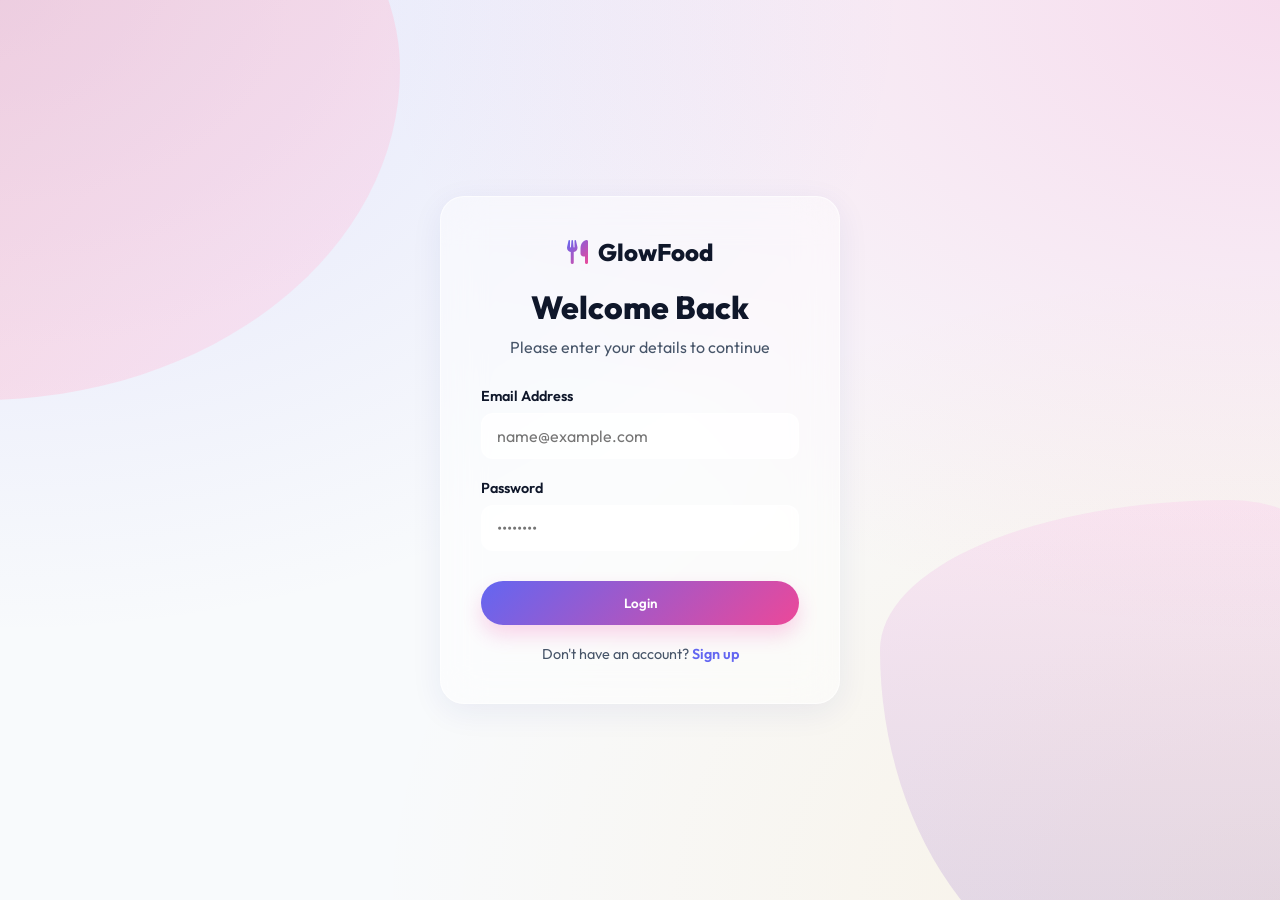
<file: login.html>
<!DOCTYPE html>
<html lang="en">

<head>
    <meta charset="UTF-8">
    <meta name="viewport" content="width=device-width, initial-scale=1.0">
    <title>GlowFood - Login</title>
    <link rel="stylesheet" href="style.css">
    <!-- Google Fonts -->
    <link rel="preconnect" href="https://fonts.googleapis.com">
    <link rel="preconnect" href="https://fonts.gstatic.com" crossorigin>
    <link href="https://fonts.googleapis.com/css2?family=Outfit:wght@300;400;600;800&display=swap" rel="stylesheet">
    <!-- Font Awesome for icons -->
    <link rel="stylesheet" href="https://cdnjs.cloudflare.com/ajax/libs/font-awesome/6.4.0/css/all.min.css">
    <style>
        .login-container {
            display: flex;
            justify-content: center;
            align-items: center;
            min-height: 100vh;
            padding: 20px;
        }

        .login-card {
            width: 100%;
            max-width: 400px;
            padding: 40px;
            text-align: center;
        }

        .login-card h1 {
            font-size: 2rem;
            font-weight: 800;
            margin-bottom: 10px;
        }

        .login-card p {
            color: var(--text-secondary);
            margin-bottom: 30px;
        }

        .form-group {
            margin-bottom: 20px;
            text-align: left;
        }

        .form-group label {
            display: block;
            font-weight: 600;
            margin-bottom: 8px;
            font-size: 0.9rem;
        }

        .form-group input {
            width: 100%;
            padding: 12px 15px;
            border-radius: 12px;
            border: 1px solid var(--glass-border);
            background: rgba(255, 255, 255, 0.8);
            font-size: 1rem;
            outline: none;
            transition: all 0.3s ease;
        }

        .form-group input:focus {
            border-color: var(--primary);
            box-shadow: 0 0 10px rgba(99, 102, 241, 0.1);
        }

        .login-btn {
            width: 100%;
            margin-top: 10px;
        }

        .signup-link {
            margin-top: 20px;
            display: block;
            color: var(--text-secondary);
            text-decoration: none;
            font-size: 0.9rem;
        }

        .signup-link span {
            color: var(--primary);
            font-weight: 600;
        }
    </style>
</head>

<body>
    <div class="bg-glow"></div>
    <div class="bg-glow-2"></div>

    <div class="login-container">
        <div class="login-card glass-card">
            <div class="logo" style="justify-content: center; margin-bottom: 20px;">
                <i class="fa-solid fa-utensils"></i>
                <span>GlowFood</span>
            </div>
            <h1>Welcome Back</h1>
            <p>Please enter your details to continue</p>

            <form id="login-form">
                <div class="form-group">
                    <label for="email">Email Address</label>
                    <input type="email" id="email" placeholder="name@example.com" required>
                </div>
                <div class="form-group">
                    <label for="password">Password</label>
                    <input type="password" id="password" placeholder="••••••••" required>
                </div>
                <button type="submit" class="primary-btn login-btn" id="login-submit-btn">Login</button>
            </form>

            <a href="#" class="signup-link">Don't have an account? <span>Sign up</span></a>
        </div>
    </div>

    <script>
        const loginForm = document.getElementById('login-form');
        const loginSubmitBtn = document.getElementById('login-submit-btn');

        loginForm.addEventListener('submit', (e) => {
            e.preventDefault();

            const email = document.getElementById('email').value;
            const password = document.getElementById('password').value;

            loginSubmitBtn.textContent = "Logging in...";
            loginSubmitBtn.disabled = true;

            // Simulation fallback for file:// protocol
            if (window.location.protocol === 'file:') {
                setTimeout(() => {
                    alert('🎉 [SIMULATION] Login Successful! Redirecting to menu...');
                    localStorage.setItem('isLoggedIn', 'true');
                    localStorage.setItem('userEmail', email);
                    window.location.href = 'main.html';
                }, 1000);
                return;
            }

            fetch('/api/login', {
                method: 'POST',
                headers: {
                    'Content-Type': 'application/json'
                },
                body: JSON.stringify({
                    email: email,
                    password: password
                })
            })
                .then(response => {
                    if (!response.ok) throw new Error('Login failed');
                    return response.json();
                })
                .then(data => {
                    alert('Login Successful! Redirecting to menu...');
                    localStorage.setItem('isLoggedIn', 'true');
                    localStorage.setItem('userEmail', email);
                    window.location.href = 'main.html';
                })
                .catch(error => {
                    console.error('Error:', error);
                    alert('Login failed. (Make sure backend is running)');
                })
                .finally(() => {
                    loginSubmitBtn.textContent = "Login";
                    loginSubmitBtn.disabled = false;
                });
        });
    </script>
</body>

</html>
</file>
<file: style.css>
:root {
    --bg-color: #f8fafc;
    --text-color: #0f172a;
    --accent-color: #ff3366;
    --accent-glow: rgba(255, 51, 102, 0.3);
    --glass-bg: rgba(255, 255, 255, 0.45);
    --glass-border: rgba(255, 255, 255, 0.6);
    --card-bg: rgba(255, 255, 255, 0.55);
    --primary: #6366f1;
    --primary-glow: rgba(99, 102, 241, 0.2);
    --secondary: #ec4899;
    --text-secondary: #475569;
}



* {
    margin: 0;
    padding: 0;
    box-sizing: border-box;
    font-family: 'Outfit', sans-serif;
}

body {
    background-color: var(--bg-color);
    color: var(--text-color);
    overflow-x: hidden;
    min-height: 100vh;
    transition: background-color 0.3s ease, color 0.3s ease;
    background-image: 
        radial-gradient(at 0% 0%, rgba(99, 102, 241, 0.15) 0px, transparent 50%),
        radial-gradient(at 100% 0%, rgba(236, 48, 153, 0.15) 0px, transparent 50%),
        radial-gradient(at 100% 100%, rgba(245, 158, 11, 0.1) 0px, transparent 50%);
}

/* Creative Animated Blobs in Background */
.bg-glow {
    position: fixed;
    width: 600px;
    height: 600px;
    background: linear-gradient(135deg, #ff9a9e 0%, #fecfef 99%, #fecfef 100%);
    opacity: 0.4;
    top: -200px;
    left: -200px;
    z-index: -1;
    border-radius: 43% 57% 70% 30% / 30% 45% 55% 70%;
    animation: morph 15s ease-in-out infinite alternate;
}

.bg-glow-2 {
    position: fixed;
    width: 500px;
    height: 500px;
    background: linear-gradient(to top, #a18cd1 0%, #fbc2eb 100%);
    opacity: 0.3;
    bottom: -100px;
    right: -100px;
    z-index: -1;
    border-radius: 70% 30% 46% 54% / 30% 29% 71% 70%;
    animation: morph 20s ease-in-out infinite alternate-reverse;
}

@keyframes morph {
    0% { border-radius: 43% 57% 70% 30% / 30% 45% 55% 70%; transform: rotate(0deg); }
    50% { border-radius: 70% 30% 46% 54% / 30% 29% 71% 70%; }
    100% { border-radius: 30% 70% 70% 30% / 50% 60% 40% 50%; transform: rotate(180deg); }
}

.container {
    max-width: 1200px;
    margin: 0 auto;
    padding: 20px;
    position: relative;
}

/* Glassmorphism Utilities - Refined for Light Theme */
.glass-card {
    background: var(--glass-bg);
    backdrop-filter: blur(20px);
    -webkit-backdrop-filter: blur(20px);
    border: 1px solid var(--glass-border);
    border-radius: 24px;
    box-shadow: 0 8px 32px 0 rgba(31, 38, 135, 0.07);
}

.glass-btn {
    background: rgba(255, 255, 255, 0.7);
    backdrop-filter: blur(10px);
    -webkit-backdrop-filter: blur(10px);
    border: 1px solid var(--glass-border);
    color: var(--text-color);
    cursor: pointer;
    transition: all 0.4s cubic-bezier(0.34, 1.56, 0.64, 1);
    box-shadow: 0 4px 6px rgba(0, 0, 0, 0.02);
}

.glass-btn:hover {
    background: #fff;
    border-color: rgba(99, 102, 241, 0.3);
    transform: translateY(-3px) scale(1.05);
    box-shadow: 0 10px 20px rgba(99, 102, 241, 0.1);
}

/* Header */
.glass-header {
    display: flex;
    justify-content: space-between;
    align-items: center;
    padding: 15px 30px;
    margin-bottom: 40px;
    border-radius: 50px;
    background: rgba(255, 255, 255, 0.6);
    backdrop-filter: blur(15px);
    -webkit-backdrop-filter: blur(15px);
    border: 1px solid var(--glass-border);
    position: sticky;
    top: 20px;
    z-index: 100;
    box-shadow: 0 4px 30px rgba(0, 0, 0, 0.05);
}

.logo {
    display: flex;
    align-items: center;
    gap: 10px;
    font-size: 1.5rem;
    font-weight: 800;
    color: var(--text-color);
}

.logo i {
    background: linear-gradient(135deg, var(--primary), var(--secondary));
    -webkit-background-clip: text;
    -webkit-text-fill-color: transparent;
}

nav {
    display: flex;
    gap: 10px;
}

nav a {
    color: var(--text-secondary);
    text-decoration: none;
    font-weight: 600;
    transition: all 0.3s ease;
    padding: 10px 20px;
    border-radius: 20px;
}

nav a:hover, nav a.active {
    color: var(--primary);
    background: rgba(99, 102, 241, 0.1);
}

.header-actions {
    display: flex;
    align-items: center;
    gap: 15px;
}

.glass-search {
    display: flex;
    align-items: center;
    gap: 10px;
    padding: 10px 20px;
    border-radius: 30px;
    background: rgba(255, 255, 255, 0.8);
    border: 1px solid var(--glass-border);
    transition: all 0.3s ease;
}

.glass-search:focus-within {
    border-color: var(--primary);
    box-shadow: 0 0 10px rgba(99, 102, 241, 0.1);
}

.glass-search input {
    background: none;
    border: none;
    color: var(--text-color);
    outline: none;
}

.glass-search input::placeholder {
    color: #94a3b8;
}

.cart-btn, .profile-btn {
    width: 45px;
    height: 45px;
    border-radius: 50%;
    display: flex;
    justify-content: center;
    align-items: center;
    position: relative;
}

.cart-count {
    position: absolute;
    top: -5px;
    right: -5px;
    background: var(--accent-color);
    color: white;
    font-size: 0.7rem;
    font-weight: 800;
    width: 18px;
    height: 18px;
    border-radius: 50%;
    display: flex;
    justify-content: center;
    align-items: center;
    box-shadow: 0 2px 8px var(--accent-glow);
}

/* Hero Section */
.hero-section {
    margin-bottom: 50px;
}

.hero-content {
    padding: 60px;
    text-align: center;
    position: relative;
    overflow: hidden;
}

.hero-content::before {
    content: '';
    position: absolute;
    top: -50%;
    left: -50%;
    width: 200%;
    height: 200%;
    background: radial-gradient(circle, rgba(255,255,255,0.2) 0%, transparent 80%);
    pointer-events: none;
}

.hero-content h1 {
    font-size: 3.5rem;
    font-weight: 800;
    margin-bottom: 20px;
    line-height: 1.2;
    color: var(--text-color);
}

.gradient-text {
    background: linear-gradient(135deg, #6366f1 0%, #a855f7 50%, #ec4899 100%);
    -webkit-background-clip: text;
    -webkit-text-fill-color: transparent;
}

.hero-content p {
    color: var(--text-secondary);
    font-size: 1.2rem;
    max-width: 600px;
    margin: 0 auto 40px;
}

.hero-btns {
    display: flex;
    justify-content: center;
    gap: 20px;
}

.primary-btn {
    background: linear-gradient(135deg, #6366f1 0%, #ec4899 100%);
    border: none;
    color: white;
    padding: 14px 32px;
    border-radius: 30px;
    font-weight: 600;
    cursor: pointer;
    box-shadow: 0 10px 20px rgba(236, 48, 153, 0.2);
    transition: all 0.3s cubic-bezier(0.34, 1.56, 0.64, 1);
}

.primary-btn:hover {
    transform: translateY(-3px);
    box-shadow: 0 15px 30px rgba(236, 48, 153, 0.3);
}

.secondary-btn {
    padding: 14px 32px;
    border-radius: 30px;
    font-weight: 600;
}

/* Categories */
.section-title {
    font-size: 1.8rem;
    font-weight: 800;
    margin-bottom: 25px;
    padding-left: 15px;
    position: relative;
}

.section-title::before {
    content: '';
    position: absolute;
    left: 0;
    top: 50%;
    transform: translateY(-50%);
    width: 6px;
    height: 80%;
    background: linear-gradient(to bottom, var(--primary), var(--secondary));
    border-radius: 3px;
}

.categories-section {
    margin-bottom: 50px;
}

.categories-grid {
    display: flex;
    gap: 20px;
    overflow-x: auto;
    padding: 15px 5px;
}

.category-card {
    display: flex;
    flex-direction: column;
    align-items: center;
    justify-content: center;
    padding: 25px;
    min-width: 110px;
    height: 110px;
    cursor: pointer;
    transition: all 0.4s cubic-bezier(0.34, 1.56, 0.64, 1);
}

.category-card i {
    font-size: 1.8rem;
    margin-bottom: 10px;
    color: var(--text-secondary);
    transition: all 0.3s ease;
}

.category-card span {
    font-weight: 600;
    font-size: 0.9rem;
    color: var(--text-secondary);
    transition: all 0.3s ease;
}

.category-card:hover, .category-card.active {
    background: #fff;
    border-color: rgba(99, 102, 241, 0.3);
    transform: translateY(-8px);
    box-shadow: 0 15px 30px rgba(99, 102, 241, 0.1);
}

.category-card:hover i, .category-card.active i {
    color: var(--primary);
    transform: scale(1.1);
}

.category-card:hover span, .category-card.active span {
    color: var(--text-color);
}

/* Food Grid */
.food-grid {
    display: grid;
    grid-template-columns: repeat(auto-fill, minmax(280px, 1fr));
    gap: 30px;
    margin-bottom: 50px;
}

.food-card {
    overflow: hidden;
    transition: all 0.5s cubic-bezier(0.34, 1.56, 0.64, 1);
    display: flex;
    flex-direction: column;
    background: var(--glass-bg);
}

.food-card:hover {
    transform: translateY(-12px) scale(1.02);
    box-shadow: 0 20px 40px rgba(0, 0, 0, 0.08);
    border-color: rgba(99, 102, 241, 0.2);
}

.food-img {
    width: 100%;
    height: 220px;
    object-fit: cover;
    border-radius: 24px 24px 0 0;
    transition: all 0.5s ease;
}

.food-card:hover .food-img {
    transform: scale(1.05);
}

.food-info {
    padding: 25px;
    flex-grow: 1;
    display: flex;
    flex-direction: column;
}

.food-title {
    font-size: 1.3rem;
    font-weight: 700;
    margin-bottom: 10px;
    color: var(--text-color);
}

.food-desc {
    color: var(--text-secondary);
    font-size: 0.9rem;
    margin-bottom: 20px;
    line-height: 1.5;
}

.food-footer {
    display: flex;
    justify-content: space-between;
    align-items: center;
    margin-top: auto;
}

.food-price {
    font-size: 1.4rem;
    font-weight: 800;
    color: var(--text-color);
}

.food-price::before {
    content: '₹';
    font-size: 1rem;
    vertical-align: super;
    margin-right: 2px;
}

.food-price {
    background: linear-gradient(135deg, var(--text-color) 0%, var(--primary) 100%);
    -webkit-background-clip: text;
    -webkit-text-fill-color: transparent;
}

.add-btn {
    width: 45px;
    height: 45px;
    border-radius: 50%;
    display: flex;
    justify-content: center;
    align-items: center;
    background: linear-gradient(135deg, #6366f1 0%, #ec4899 100%);
    color: white;
    border: none;
    cursor: pointer;
    transition: all 0.3s cubic-bezier(0.34, 1.56, 0.64, 1);
    box-shadow: 0 4px 10px rgba(236, 48, 153, 0.2);
}

.add-btn:hover {
    transform: rotate(90deg) scale(1.1);
    box-shadow: 0 8px 20px rgba(236, 48, 153, 0.3);
}

/* Cart Sidebar */
.cart-sidebar {
    position: fixed;
    top: 0;
    right: -400px;
    width: 380px;
    height: 100vh;
    background: rgba(255, 255, 255, 0.85);
    backdrop-filter: blur(25px);
    -webkit-backdrop-filter: blur(25px);
    z-index: 200;
    padding: 35px;
    display: flex;
    flex-direction: column;
    transition: all 0.6s cubic-bezier(0.34, 1.56, 0.64, 1);
    border-radius: 30px 0 0 30px;
    border-left: 1px solid var(--glass-border);
    box-shadow: -10px 0 30px rgba(0, 0, 0, 0.05);
}

.cart-sidebar.open {
    right: 0;
}

.cart-header {
    display: flex;
    justify-content: space-between;
    align-items: center;
    margin-bottom: 30px;
}

.cart-header h3 {
    font-size: 1.6rem;
    font-weight: 800;
}

#close-cart {
    width: 40px;
    height: 40px;
    border-radius: 50%;
    display: flex;
    justify-content: center;
    align-items: center;
}

.cart-items {
    flex-grow: 1;
    overflow-y: auto;
}

.empty-cart-msg {
    text-align: center;
    color: var(--text-secondary);
    margin-top: 50px;
}

.cart-item {
    display: flex;
    gap: 15px;
    margin-bottom: 25px;
    padding-bottom: 15px;
    border-bottom: 1px solid rgba(0,0,0,0.05);
    align-items: center;
}

.cart-item-img {
    width: 65px;
    height: 65px;
    border-radius: 16px;
    object-fit: cover;
}

.cart-item-info {
    flex-grow: 1;
}

.cart-item-title {
    font-weight: 700;
    margin-bottom: 5px;
}

.cart-item-price {
    color: var(--text-secondary);
    font-size: 0.9rem;
}

.cart-item-remove {
    background: none;
    border: none;
    color: #ef4444;
    cursor: pointer;
    font-size: 0.8rem;
    font-weight: 600;
    margin-top: 5px;
}

.cart-footer {
    margin-top: auto;
    padding-top: 25px;
    border-top: 1px solid rgba(0,0,0,0.05);
}

.total-section {
    display: flex;
    justify-content: space-between;
    font-size: 1.3rem;
    font-weight: 800;
    margin-bottom: 25px;
}

.checkout-btn {
    width: 100%;
}

/* Footer */
.glass-footer {
    text-align: center;
    padding: 30px;
    margin-top: 50px;
    border-top: 1px solid var(--glass-border);
    color: var(--text-secondary);
}

/* Scrollbar */
::-webkit-scrollbar {
    width: 6px;
}

::-webkit-scrollbar-track {
    background: rgba(0,0,0,0.02);
}

::-webkit-scrollbar-thumb {
    background: rgba(0,0,0,0.1);
    border-radius: 3px;
}

::-webkit-scrollbar-thumb:hover {
    background: rgba(0,0,0,0.2);
}

/* Modal Styles */
.modal-overlay {
    position: fixed;
    top: 0;
    left: 0;
    width: 100%;
    height: 100%;
    background: rgba(15, 23, 42, 0.4);
    backdrop-filter: blur(8px);
    -webkit-backdrop-filter: blur(8px);
    z-index: 300;
    display: flex;
    justify-content: center;
    align-items: center;
    opacity: 0;
    visibility: hidden;
    transition: all 0.3s ease;
}

.modal-overlay.open {
    opacity: 1;
    visibility: visible;
}

.modal-content {
    width: 90%;
    max-width: 600px;
    padding: 40px;
    position: relative;
    transform: scale(0.9);
    transition: all 0.4s cubic-bezier(0.34, 1.56, 0.64, 1);
}

.modal-overlay.open .modal-content {
    transform: scale(1);
}

.close-modal {
    position: absolute;
    top: 20px;
    right: 20px;
    width: 40px;
    height: 40px;
    border-radius: 50%;
    display: flex;
    justify-content: center;
    align-items: center;
}

.modal-body {
    display: flex;
    gap: 30px;
    align-items: center;
}

.modal-img {
    width: 200px;
    height: 200px;
    border-radius: 20px;
    object-fit: cover;
}

.modal-info {
    flex-grow: 1;
}

.modal-info h2 {
    font-size: 1.8rem;
    font-weight: 800;
    margin-bottom: 10px;
}

.modal-info p {
    color: var(--text-secondary);
    margin-bottom: 20px;
}

.modal-options {
    display: flex;
    justify-content: space-between;
    align-items: center;
    margin-bottom: 25px;
}

.quantity-selector {
    display: flex;
    align-items: center;
    gap: 15px;
}

.quantity-selector button {
    width: 35px;
    height: 35px;
    border-radius: 50%;
    display: flex;
    justify-content: center;
    align-items: center;
    font-weight: bold;
}

.modal-price {
    font-size: 1.6rem;
    font-weight: 800;
    color: var(--text-color);
}
</file>
